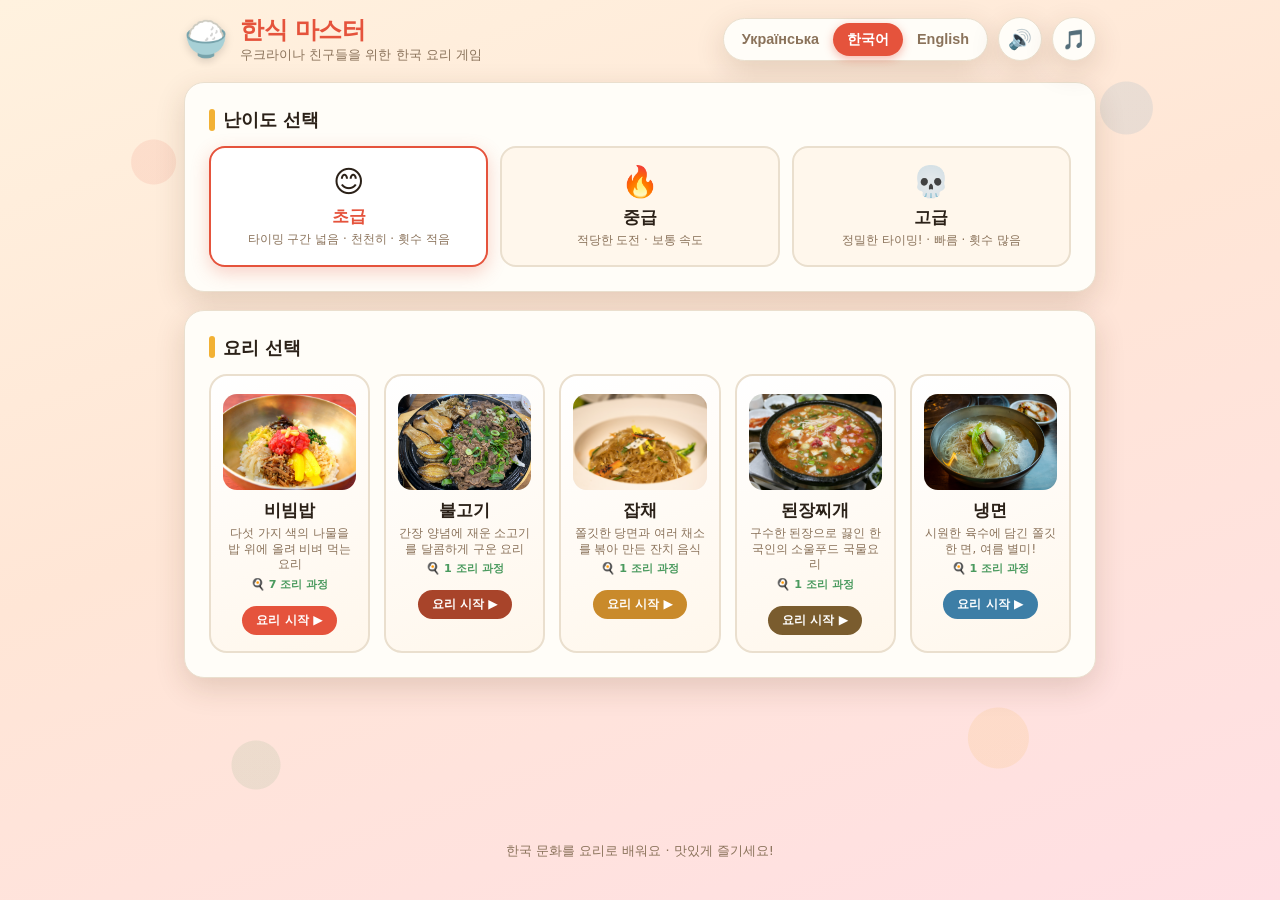
<file: index.html>
<!DOCTYPE html>
<html lang="ko">
<head>
  <meta charset="UTF-8" />
  <meta name="viewport" content="width=device-width, initial-scale=1.0, maximum-scale=1.0, user-scalable=no" />
  <title>한식 마스터 · Korean Kitchen Master</title>
  <meta name="description" content="우크라이나 학생들을 위한 한식 요리 게임 — 비빔밥, 불고기, 잡채, 된장찌개, 냉면, 갈비찜" />
  <link rel="icon" href="data:image/svg+xml,%3Csvg xmlns='http://www.w3.org/2000/svg' viewBox='0 0 100 100'%3E%3Ctext y='.9em' font-size='90'%3E%F0%9F%8D%9A%3C/text%3E%3C/svg%3E" />
  <link rel="stylesheet" href="css/style.css" />
</head>
<body>
  <!-- 배경 장식 -->
  <div class="bg-decor" aria-hidden="true"></div>

  <div id="app">

    <!-- 상단 바 -->
    <header class="topbar">
      <div class="brand" id="brandHome" role="button" tabindex="0">
        <span class="brand-icon">🍚</span>
        <div class="brand-text">
          <span class="brand-title" data-i18n="appTitle">한식 마스터</span>
          <span class="brand-sub" data-i18n="appSubtitle"></span>
        </div>
      </div>
      <div class="topbar-controls">
        <div class="lang-switch" id="langSwitch"></div>
        <button class="icon-btn" id="soundBtn" title="Sound">🔊</button>
      </div>
    </header>

    <!-- ============ 화면 1: 홈 / 설정 ============ -->
    <main class="screen active" id="screen-home">
      <section class="panel">
        <h2 class="panel-h" data-i18n="chooseDifficulty">난이도 선택</h2>
        <div class="difficulty-grid" id="difficultyGrid"></div>
      </section>

      <section class="panel">
        <h2 class="panel-h" data-i18n="chooseDish">요리 선택</h2>
        <div class="dish-grid" id="dishGrid"></div>
      </section>
    </main>

    <!-- ============ 화면 2: 게임 ============ -->
    <main class="screen" id="screen-game">
      <div class="game-hud">
        <button class="hud-btn" id="quitBtn">⬅ <span data-i18n="backToMenu">메뉴로</span></button>
        <div class="hud-dish">
          <span class="hud-dish-emoji" id="cookDishEmoji">🍲</span>
          <span class="hud-dish-name" id="cookDishName"></span>
        </div>
        <div class="hud-stat">
          <span class="hud-label" data-i18n="score">점수</span>
          <span class="hud-value" id="hudScore">0</span>
        </div>
      </div>

      <!-- 단계 표시 (조리 과정 점) -->
      <div class="stage-track" id="stageTrack"></div>

      <!-- 단계 안내 -->
      <div class="stage-head">
        <span class="stage-badge" id="stageBadge">1/6</span>
        <span class="stage-action" id="stageAction"></span>
        <p class="stage-tip" id="stageTip"></p>
      </div>

      <!-- 미니게임이 렌더링되는 영역 -->
      <div class="stage-area" id="stageArea"></div>

      <div class="feedback" id="feedback"></div>
    </main>

    <!-- ============ 화면 3: 결과 ============ -->
    <main class="screen" id="screen-result">
      <div class="result-card">
        <div class="result-emoji" id="resultEmoji">🏆</div>
        <h2 class="result-title" id="resultTitle"></h2>
        <div class="result-dish" id="resultDish"></div>

        <div class="result-stats">
          <div class="rstat"><span class="rstat-v" id="rScore">0</span><span class="rstat-l" data-i18n="score">점수</span></div>
          <div class="rstat"><span class="rstat-v" id="rAcc">0%</span><span class="rstat-l" data-i18n="accuracy">숙련도</span></div>
        </div>

        <div class="stars" id="resultStars"></div>

        <div class="culture-box">
          <div class="culture-h" data-i18n="culturalNote">🇰🇷 한국 문화 이야기</div>
          <p class="culture-text" id="cultureText"></p>
        </div>

        <div class="result-actions">
          <button class="btn btn-primary" id="againBtn" data-i18n="playAgain">다시 하기</button>
          <button class="btn btn-ghost" id="nextBtn" data-i18n="nextDish">다른 요리 하기</button>
        </div>
      </div>
    </main>

    <footer class="footer" data-i18n="footer"></footer>
  </div>

  <!-- 큰 안내 오버레이 (레시피 미리보기 / 카운트다운) -->
  <div class="overlay" id="overlay">
    <div class="overlay-inner">
      <div class="overlay-big" id="overlayBig"></div>
      <div class="overlay-msg" id="overlayMsg"></div>
    </div>
  </div>

  <script src="js/fx.js"></script>
  <script src="js/i18n.js"></script>
  <script src="js/dishes.js"></script>
  <script src="js/engines.js"></script>
  <script src="js/game.js"></script>
</body>
</html>
</file>
<file: css/style.css>
/* =========================================================
 * 한식 마스터 — style.css
 *  단청(한국 전통 색) 팔레트 기반의 밝고 경쾌한 게임 UI
 * ======================================================= */
:root {
  --red:    #e5533c;   /* 단청 적 */
  --blue:   #2f7fb0;   /* 단청 청 */
  --green:  #4a9a5e;
  --yellow: #f2b134;
  --ink:    #2b2118;
  --cream:  #fff7ec;
  --paper:  #fffdf8;
  --line:   #eadfce;
  --shadow: 0 10px 30px rgba(80, 50, 20, .16);
  --radius: 20px;
  font-size: 16px;
}

* { box-sizing: border-box; margin: 0; padding: 0; }

html, body { height: 100%; }

body {
  font-family: "Segoe UI", "Malgun Gothic", "Apple SD Gothic Neo", system-ui, sans-serif;
  color: var(--ink);
  background: linear-gradient(160deg, #fff2df 0%, #ffe6d6 45%, #ffdfe4 100%);
  min-height: 100dvh;
  overflow-x: hidden;
  -webkit-tap-highlight-color: transparent;
}

/* 배경 장식 (은은한 문양) */
.bg-decor {
  position: fixed; inset: 0; z-index: 0; pointer-events: none;
  background-image:
    radial-gradient(circle at 12% 18%, rgba(229,83,60,.10) 0 22px, transparent 23px),
    radial-gradient(circle at 88% 12%, rgba(47,127,176,.10) 0 26px, transparent 27px),
    radial-gradient(circle at 78% 82%, rgba(242,177,52,.12) 0 30px, transparent 31px),
    radial-gradient(circle at 20% 85%, rgba(74,154,94,.10) 0 24px, transparent 25px);
  background-repeat: no-repeat;
}

#app {
  position: relative; z-index: 1;
  max-width: 960px; margin: 0 auto;
  padding: 14px clamp(12px, 3vw, 24px) 40px;
  display: flex; flex-direction: column; min-height: 100dvh;
}

/* ---------------- 상단 바 ---------------- */
.topbar {
  display: flex; align-items: center; justify-content: space-between;
  gap: 12px; margin-bottom: 18px; flex-wrap: wrap;
}
.brand { display: flex; align-items: center; gap: 12px; cursor: pointer; user-select: none; }
.brand-icon {
  font-size: 2.2rem; line-height: 1;
  filter: drop-shadow(0 3px 4px rgba(0,0,0,.15));
  animation: bob 3s ease-in-out infinite;
}
@keyframes bob { 0%,100%{transform:translateY(0)} 50%{transform:translateY(-5px)} }
.brand-text { display: flex; flex-direction: column; }
.brand-title { font-size: 1.5rem; font-weight: 800; color: var(--red); letter-spacing: -.5px; }
.brand-sub { font-size: .82rem; color: #8a725a; }

.topbar-controls { display: flex; align-items: center; gap: 10px; }
.lang-switch { display: flex; background: var(--paper); border-radius: 999px; padding: 4px; box-shadow: var(--shadow); border: 1px solid var(--line); }
.lang-btn {
  border: none; background: transparent; cursor: pointer;
  padding: 7px 14px; border-radius: 999px; font-size: .9rem; font-weight: 700;
  color: #8a725a; transition: .18s; white-space: nowrap;
}
.lang-btn.active { background: var(--red); color: #fff; box-shadow: 0 3px 10px rgba(229,83,60,.4); }

.icon-btn {
  border: 1px solid var(--line); background: var(--paper); cursor: pointer;
  width: 44px; height: 44px; border-radius: 50%; font-size: 1.2rem;
  box-shadow: var(--shadow); transition: transform .15s;
}
.icon-btn:active { transform: scale(.9); }
.icon-btn.bgm-off { opacity: .55; }

/* 배경음악 버튼 + 음량 팝오버 */
.bgm-wrap { position: relative; }
.bgm-pop {
  position: absolute; top: calc(100% + 8px); right: 0; z-index: 40;
  display: none; align-items: center; gap: 8px;
  background: var(--paper); border: 1px solid var(--line); border-radius: 14px;
  padding: 10px 12px; box-shadow: var(--shadow); white-space: nowrap;
}
.bgm-pop.show { display: flex; animation: fadeUp .18s ease; }
.bgm-pop-icon { font-size: 1.1rem; }
.bgm-pop input[type="range"] {
  -webkit-appearance: none; appearance: none; width: 110px; height: 6px;
  border-radius: 999px; background: var(--line); outline: none; cursor: pointer;
}
.bgm-pop input[type="range"]::-webkit-slider-thumb {
  -webkit-appearance: none; appearance: none; width: 18px; height: 18px; border-radius: 50%;
  background: var(--red); cursor: pointer; box-shadow: 0 2px 5px rgba(0,0,0,.25);
}
.bgm-pop input[type="range"]::-moz-range-thumb {
  width: 18px; height: 18px; border: none; border-radius: 50%; background: var(--red); cursor: pointer;
}
.bgm-vol-txt { font-size: .8rem; font-weight: 700; color: #8a725a; width: 26px; text-align: right; }

/* ---------------- 화면 전환 ---------------- */
.screen { display: none; flex: 1; animation: fadeUp .4s ease; }
.screen.active { display: flex; flex-direction: column; }
@keyframes fadeUp { from { opacity: 0; transform: translateY(14px); } to { opacity: 1; transform: none; } }

/* ---------------- 패널 ---------------- */
.panel {
  background: var(--paper); border-radius: var(--radius); box-shadow: var(--shadow);
  border: 1px solid var(--line); padding: clamp(16px, 3vw, 24px); margin-bottom: 18px;
}
.panel-h { font-size: 1.15rem; margin-bottom: 14px; color: var(--ink); display: flex; align-items: center; gap: 8px; }
.panel-h::before { content: ""; width: 6px; height: 22px; border-radius: 3px; background: var(--yellow); }

/* 난이도 */
.difficulty-grid { display: grid; grid-template-columns: repeat(3, 1fr); gap: 12px; }
.diff-card {
  border: 2px solid var(--line); background: var(--cream); border-radius: 16px;
  padding: 16px 12px; cursor: pointer; text-align: center; transition: .18s; position: relative;
}
.diff-card:hover { transform: translateY(-3px); box-shadow: var(--shadow); }
.diff-card.active { border-color: var(--red); background: #fff; box-shadow: 0 6px 18px rgba(229,83,60,.25); }
.diff-emoji { font-size: 1.9rem; }
.diff-name { font-weight: 800; margin: 6px 0 4px; font-size: 1.05rem; }
.diff-desc { font-size: .74rem; color: #8a725a; line-height: 1.35; }
.diff-card.active .diff-name { color: var(--red); }

/* 요리 그리드 */
.dish-grid { display: grid; grid-template-columns: repeat(auto-fill, minmax(140px, 1fr)); gap: 14px; }
.dish-card {
  border: 2px solid var(--line); background: linear-gradient(160deg, #fff, var(--cream));
  border-radius: 18px; padding: 18px 12px 16px; cursor: pointer; text-align: center;
  transition: .2s; position: relative; overflow: hidden;
}
.dish-card::after {
  content: ""; position: absolute; inset: 0; border-radius: 18px;
  box-shadow: inset 0 0 0 0 transparent; transition: .2s;
}
.dish-card:hover { transform: translateY(-4px) scale(1.02); box-shadow: var(--shadow); }
.dish-card:hover::after { box-shadow: inset 0 0 0 3px var(--dish-color, var(--red)); }
.dish-emoji { font-size: 2.6rem; filter: drop-shadow(0 4px 5px rgba(0,0,0,.12)); }
.dish-photo { width: 100%; height: 96px; border-radius: 14px; overflow: hidden; box-shadow: inset 0 0 0 1px rgba(0,0,0,.05); }
.dish-photo img { width: 100%; height: 100%; object-fit: cover; display: block; }
.dish-name { font-weight: 800; margin: 8px 0 4px; font-size: 1.08rem; }
.dish-tag { font-size: .72rem; color: #8a725a; line-height: 1.35; min-height: 2.6em; }
.dish-play {
  margin-top: 10px; display: inline-block; background: var(--dish-color, var(--red)); color: #fff;
  font-size: .78rem; font-weight: 700; padding: 6px 14px; border-radius: 999px;
}

/* ---------------- 게임 HUD ---------------- */
.game-hud {
  display: flex; align-items: center; gap: 10px; margin-bottom: 8px;
  background: var(--paper); border: 1px solid var(--line); border-radius: 16px;
  padding: 8px 12px; box-shadow: var(--shadow);
}
.hud-btn {
  border: none; background: var(--cream); border: 1px solid var(--line);
  padding: 8px 12px; border-radius: 12px; cursor: pointer; font-weight: 700; font-size: .85rem;
  color: var(--ink); white-space: nowrap;
}
.hud-btn:active { transform: scale(.95); }
.hud-dish { display: flex; align-items: center; gap: 8px; flex: 1; }
.hud-dish-emoji { font-size: 1.6rem; }
.hud-dish-name { font-weight: 800; font-size: 1.05rem; }
.hud-stat { display: flex; flex-direction: column; align-items: center; }
.hud-label { font-size: .68rem; color: #8a725a; text-transform: uppercase; letter-spacing: .5px; }
.hud-value { font-size: 1.25rem; font-weight: 800; color: var(--red); }

/* ---------------- 단계 표시 (조리 과정 점) ---------------- */
.stage-track { display: flex; gap: 6px; justify-content: center; flex-wrap: wrap; margin-bottom: 12px; }
.stage-dot {
  width: 38px; height: 38px; border-radius: 50%; display: grid; place-items: center;
  background: var(--paper); border: 2px solid var(--line); font-size: 1rem; transition: .25s;
  position: relative; opacity: .55;
}
.stage-dot.current { opacity: 1; border-color: var(--red); transform: scale(1.15); box-shadow: 0 4px 12px rgba(229,83,60,.3); }
.stage-dot.done { opacity: 1; border-color: var(--green); background: #eaf6ec; }
.stage-dot.done::after { content: "✓"; position: absolute; right: -3px; top: -3px; background: var(--green); color: #fff; font-size: .6rem; width: 15px; height: 15px; border-radius: 50%; display: grid; place-items: center; }

/* ---------------- 단계 안내 ---------------- */
.stage-head { text-align: center; margin-bottom: 12px; }
.stage-badge {
  display: inline-block; background: var(--yellow); color: var(--ink); font-weight: 800;
  padding: 3px 12px; border-radius: 999px; font-size: .82rem; vertical-align: middle;
}
.stage-action { font-size: 1.3rem; font-weight: 800; margin-left: 8px; color: var(--ink); vertical-align: middle; }
.stage-tip { font-size: .9rem; color: #8a725a; margin-top: 6px; line-height: 1.45; }

/* ---------------- 단계 영역 공통 ---------------- */
.stage-area {
  background: var(--paper); border: 1px solid var(--line); border-radius: var(--radius);
  box-shadow: var(--shadow); padding: clamp(14px, 3vw, 24px); min-height: 320px;
  display: flex; flex-direction: column; align-items: center; justify-content: center;
  user-select: none; -webkit-user-select: none;
}
.stage-area img { -webkit-user-drag: none; user-select: none; pointer-events: none; }
.feedback { height: 30px; margin-top: 8px; font-weight: 800; font-size: 1.05rem; display: flex; align-items: center; justify-content: center; text-align: center; }
.feedback.ok { color: var(--green); animation: pop .3s; }
.feedback.bad { color: var(--red); animation: shake .35s; }
@keyframes pop { 0%{transform:scale(.5)} 60%{transform:scale(1.25)} 100%{transform:scale(1)} }
@keyframes shake { 0%,100%{transform:translateX(0)} 25%{transform:translateX(-7px)} 75%{transform:translateX(7px)} }

/* 화면 흔들림(타격감) */
.fx-shake { animation: fxShake .38s cubic-bezier(.36,.07,.19,.97); }
@keyframes fxShake {
  10%,90%{ transform: translate(calc(-1px*var(--shk,1)),0) }
  20%,80%{ transform: translate(calc(2px*var(--shk,1)),0) }
  30%,50%,70%{ transform: translate(calc(-4px*var(--shk,1)),calc(1px*var(--shk,1))) }
  40%,60%{ transform: translate(calc(4px*var(--shk,1)),calc(-1px*var(--shk,1))) }
}

/* 큰 탭 버튼 */
.tap-btn {
  border: none; cursor: pointer; background: var(--red); color: #fff; font-weight: 800;
  padding: 14px 28px; border-radius: 16px; font-size: 1.05rem; margin-top: 16px;
  box-shadow: 0 6px 16px rgba(229,83,60,.35); transition: transform .1s; user-select: none;
}
.tap-btn:active { transform: scale(.93); }
.tap-btn.big { padding: 18px 40px; font-size: 1.2rem; }
.done-btn { background: var(--green); box-shadow: 0 6px 16px rgba(74,154,94,.4); }

/* 재료 타일 (고르기·담기 공용) */
.ingredient {
  border: 2px solid var(--line); background: var(--paper); border-radius: 16px;
  padding: 12px 6px 10px; cursor: pointer; text-align: center; transition: .14s;
  box-shadow: 0 3px 8px rgba(80,50,20,.08); user-select: none;
}
.ingredient:hover { transform: translateY(-3px); border-color: var(--yellow); }
.ingredient:active { transform: scale(.92); }
.ingredient.used { opacity: .3; pointer-events: none; filter: grayscale(.6); }
.ingredient.flash-bad { animation: flashBad .4s; border-color: var(--red); }
@keyframes flashBad { 0%{background:#fbe5e0; transform:translateX(-4px)} 50%{transform:translateX(4px)} 100%{background:var(--paper); transform:none} }
.ing-emoji { font-size: 1.9rem; line-height: 1; }
.ing-name { font-size: .74rem; font-weight: 700; margin-top: 5px; color: var(--ink); line-height: 1.2; }

/* 게이지·미터 */
.meter { width: 100%; max-width: 340px; margin: 8px 0; }
.meter-label { display: flex; justify-content: space-between; font-size: .8rem; font-weight: 700; margin-bottom: 4px; color: #8a725a; }
.meter-track { height: 16px; background: #f0e4d2; border-radius: 999px; overflow: hidden; box-shadow: inset 0 1px 3px rgba(0,0,0,.15); }
.meter-fill { height: 100%; width: 0%; border-radius: 999px; transition: width .08s linear; }

/* 튀는 이펙트 */
.fx-bit { position: absolute; font-size: 1.2rem; pointer-events: none; animation: fxfly .6s ease-out forwards; }
@keyframes fxfly { 0%{transform:translate(0,0) scale(.6); opacity:1} 100%{transform:translate(var(--tx,0),-50px) scale(1.2); opacity:0} }

/* ===== 재료 고르기 ===== */
.select-wrap { width: 100%; display: grid; grid-template-columns: 200px 1fr; grid-template-areas: "check market" "basket market"; gap: 14px; align-items: start; }
@media (max-width: 620px){ .select-wrap { grid-template-columns: 1fr; grid-template-areas: "check" "market" "basket"; } }
.checklist { grid-area: check; background: var(--cream); border: 1px solid var(--line); border-radius: 14px; padding: 12px; }
.checklist-h { font-weight: 800; font-size: .88rem; margin-bottom: 8px; }
.checklist-items { display: flex; flex-direction: column; gap: 5px; }
.cl-item { display: flex; align-items: center; gap: 6px; font-size: .84rem; padding: 3px 4px; border-radius: 8px; }
.cl-item.done { color: var(--green); text-decoration: line-through; background: #eaf6ec; }
.cl-check { font-size: .9rem; }
.basket { grid-area: basket; font-size: 2rem; text-align: center; }
.basket-count { display: block; font-size: .9rem; font-weight: 800; color: var(--red); }
.basket.pop { animation: pop .3s; }
.market { grid-area: market; display: grid; grid-template-columns: repeat(auto-fill, minmax(80px,1fr)); gap: 10px; }

/* 썰기 제한시간 바 */
.chop-timer {
  position: relative; width: 100%; max-width: 400px; height: 20px; margin-bottom: 12px;
  background: #f0e4d2; border-radius: 999px; overflow: hidden; box-shadow: inset 0 1px 3px rgba(0,0,0,.15);
}
.chop-timer.wide { max-width: 680px; }
.chop-timer-fill {
  height: 100%; width: 100%; border-radius: 999px; transition: width .12s linear, background .3s;
  background: linear-gradient(90deg, var(--green), var(--yellow));
}
.chop-timer-fill.warn { background: linear-gradient(90deg, var(--yellow), var(--red)); }
.chop-timer-fill.danger { background: var(--red); animation: pulseBar .5s infinite; }
@keyframes pulseBar { 0%,100%{opacity:1} 50%{opacity:.55} }
.chop-timer-txt {
  position: absolute; inset: 0; display: flex; align-items: center; justify-content: center;
  font-size: .8rem; font-weight: 800; color: var(--ink); text-shadow: 0 1px 2px rgba(255,255,255,.6);
}

/* 손질 재료 진행 표시(여러 재료 순서대로) */
.prep-progress { display: flex; gap: 6px; justify-content: center; flex-wrap: wrap; margin-bottom: 10px; }
.prep-chip {
  width: 34px; height: 34px; border-radius: 50%; display: grid; place-items: center;
  font-size: .95rem; background: var(--cream); border: 2px solid var(--line); opacity: .5; transition: .2s;
}
.prep-chip.current { opacity: 1; border-color: var(--red); transform: scale(1.15); box-shadow: 0 3px 10px rgba(229,83,60,.3); }
.prep-chip.done { opacity: 1; border-color: var(--green); background: #eaf6ec; }

/* ===== 썰기 (Canvas 자유 절단) ===== */
.chop-wrap { width: 100%; max-width: 440px; display: flex; flex-direction: column; align-items: center; }
.chop-holder {
  position: relative; width: 100%; max-width: 400px; height: 230px;
  background:
    repeating-linear-gradient(91deg, rgba(120,70,20,.06) 0 2px, transparent 2px 30px),
    linear-gradient(160deg,#e6ba78,#cf9f56);
  border-radius: 18px;
  box-shadow: inset 0 -8px 16px rgba(0,0,0,.16), inset 0 0 0 6px rgba(255,255,255,.14), var(--shadow);
  overflow: hidden; touch-action: none; cursor: none;
}
.chop-holder canvas { position: absolute; inset: 0; width: 100%; height: 100%; }
.knife-cursor {
  position: absolute; font-size: 2.4rem; pointer-events: none; transform: translate(-50%,-78%);
  transition: opacity .15s; filter: drop-shadow(0 3px 3px rgba(0,0,0,.3)); z-index: 5;
}
.knife-cursor.hide { opacity: 0; }
.knife-cursor.chop { animation: knifeChop .2s ease; }
@keyframes knifeChop { 0%{ transform: translate(-50%,-78%) rotate(0) } 45%{ transform: translate(-50%,-40%) rotate(-14deg) } 100%{ transform: translate(-50%,-78%) rotate(0) } }
.slice-tray { position: absolute; bottom: 8px; left: 0; right: 0; display: flex; justify-content: center; gap: 4px; flex-wrap: wrap; }
.slice-pc { font-size: 1.3rem; animation: sliceFly .5s ease; transform: rotate(var(--rot,0)); }
@keyframes sliceFly { 0%{ transform: translateY(-40px) scale(.6) rotate(var(--rot,0)); opacity:0 } 100%{ transform: rotate(var(--rot,0)); opacity:1 } }
.chop-count { font-weight: 800; margin-top: 14px; color: var(--ink); font-size: 1.1rem; }

/* ===== 다지기 (직접 두드리기) ===== */
.mash-wrap { width: 100%; max-width: 380px; display: flex; flex-direction: column; align-items: center; }
.mash-vessel { position: relative; width: 160px; height: 160px; border-radius: 50%; background: radial-gradient(circle at 40% 35%, #6b4a2a, #3c2a18); display: grid; place-items: center; box-shadow: inset 0 6px 14px rgba(0,0,0,.4), var(--shadow); cursor: pointer; touch-action: none; }
.mash-vessel.shake { animation: shake .12s; }
.mash-emoji { font-size: 3.4rem; }
.mash-fx { position: absolute; inset: 0; pointer-events: none; }

/* ===== 볶기·버무리기·헹구기 (원을 그리며 젓기) ===== */
.stir-wrap { width: 100%; max-width: 420px; display: flex; flex-direction: column; align-items: center; }
.stir-pan {
  position: relative; width: 260px; height: 260px; border-radius: 50%;
  background: radial-gradient(circle at 42% 38%, #55555e, #2a2a30 70%);
  box-shadow: inset 0 8px 18px rgba(0,0,0,.5), var(--shadow);
  overflow: hidden; touch-action: none; cursor: none; margin-bottom: 10px;
}
.stir-food { position: absolute; inset: 0; transition: transform .05s linear; z-index: 2; }
.stir-piece { position: absolute; width: 66px; height: 66px; transform: translate(-50%, calc(-50% + var(--jig, 0px))); transition: transform .12s ease; }
.stir-piece .ing-visual { width: 66px; height: 66px; font-size: 2.7rem; filter: drop-shadow(0 2px 4px rgba(0,0,0,.4)); }
.stir-coat { position: absolute; inset: 0; border-radius: 50%; opacity: 0; transition: opacity .2s; pointer-events: none; z-index: 3; }
.stir-splash { position: absolute; inset: 0; pointer-events: none; z-index: 3; }
.splash-bit { position: absolute; width: 8px; height: 8px; border-radius: 50%; transform: translate(-50%,-50%); animation: splashFly .45s ease-out forwards; }
@keyframes splashFly { 0%{ transform: translate(-50%,-50%) scale(.4); opacity:1 } 100%{ transform: translate(calc(-50% + var(--sx,0)), calc(-50% + var(--sy,0))) scale(1.1); opacity:0 } }
.stir-spoon { position: absolute; font-size: 2.6rem; pointer-events: none; transform: translate(-50%,-50%); z-index: 5; filter: drop-shadow(0 3px 3px rgba(0,0,0,.4)); left: 50%; top: 50%; }
.stir-spoon.grab { scale: 1.15; }
.stir-hint { position: absolute; left: 50%; top: 50%; transform: translate(-50%,-50%); font-size: 3rem; color: rgba(255,255,255,.4); animation: spin 2s linear infinite; pointer-events: none; }
@keyframes spin { to { transform: translate(-50%,-50%) rotate(360deg); } }

/* 불 세기 노브 */
.heat-knob { display: flex; gap: 8px; margin-bottom: 12px; }
.heat-knob button {
  border: 2px solid var(--line); background: var(--paper); border-radius: 12px; cursor: pointer;
  padding: 7px 12px; font-size: .8rem; font-weight: 700; color: #8a725a; transition: .15s;
  display: flex; flex-direction: column; align-items: center; gap: 2px; line-height: 1.1;
}
.heat-knob button.on { border-color: var(--red); color: var(--red); background: #fff5f2; box-shadow: 0 3px 10px rgba(229,83,60,.25); transform: translateY(-2px); }
/* 팬 아래 불꽃 */
.pan-flames { position: absolute; inset: 0; pointer-events: none; opacity: .4; border-radius: 50%;
  background: radial-gradient(ellipse at 50% 118%, rgba(255,150,40,calc(.5*var(--heat,1))) 0%, rgba(229,83,60,.3) 30%, transparent 55%);
  animation: flick .3s ease-in-out infinite alternate; }
@keyframes flick { from { opacity: .35; } to { opacity: .7; } }
.stir-pan.hot { box-shadow: inset 0 8px 18px rgba(0,0,0,.5), 0 0 calc(20px*var(--heat,1)) rgba(255,120,40,.5), var(--shadow); }

/* ===== 게이지 (끓이기 등) ===== */
.gauge-wrap { display: flex; align-items: flex-end; gap: 24px; }
.pot-big { position: relative; width: 190px; height: 155px; background: linear-gradient(180deg,#4a4a52,#2a2a30); border-radius: 14px 14px 50px 50px / 14px 14px 34px 34px; display: grid; place-items: center; box-shadow: var(--shadow); cursor: pointer; overflow: hidden; }
.pot-food { font-size: 3rem; z-index: 2; animation: bob 2s ease-in-out infinite; display: grid; place-items: center; }
.pot-food .ing-visual { width: 104px; height: 104px; font-size: 3.6rem; filter: drop-shadow(0 3px 5px rgba(0,0,0,.45)); }
.bubbles { position: absolute; inset: 0; pointer-events: none; }
.bubble { position: absolute; bottom: 10%; border-radius: 50%; background: rgba(255,255,255,.5); animation: bubbleUp 1.4s ease-in forwards; }
@keyframes bubbleUp { 0%{ transform: translateY(0) scale(.5); opacity:.7 } 100%{ transform: translateY(-90px) scale(1); opacity:0 } }
.gauge { position: relative; width: 40px; height: 220px; background: #f0e4d2; border-radius: 12px; box-shadow: inset 0 2px 6px rgba(0,0,0,.2); overflow: hidden; }
.gauge-green { position: absolute; left: 0; right: 0; background: rgba(74,154,94,.45); border-top: 2px solid var(--green); border-bottom: 2px solid var(--green); }
.gauge-fill { position: absolute; left: 0; right: 0; bottom: 0; height: 0%; background: linear-gradient(0deg,#e5533c,#f2b134); transition: height .06s linear; }
.gauge-arrow { position: absolute; right: -4px; font-size: 1rem; color: var(--red); transform: translateY(50%); transition: bottom .06s linear; }
.gauge-arrow.in-green { color: var(--green); animation: pop .3s; }

/* ===== 굽기 ===== */
.grill-wrap { width: 100%; display: flex; flex-direction: column; align-items: center; }
.grill { display: flex; gap: 14px; flex-wrap: wrap; justify-content: center; padding: 20px 24px; background: repeating-linear-gradient(90deg,#3a3a3a 0 8px,#222 8px 16px); border-radius: 16px; box-shadow: inset 0 4px 10px rgba(0,0,0,.5), var(--shadow); }
.meat { border: none; cursor: pointer; font-size: 2.6rem; width: 64px; height: 64px; border-radius: 12px; transition: .2s; display: grid; place-items: center; }
.meat.raw { background: rgba(255,150,150,.25); }
.meat.ready { background: rgba(242,177,52,.55); box-shadow: 0 0 14px rgba(242,177,52,.8); animation: readyPulse .6s infinite; }
.meat.warn { background: rgba(229,83,60,.5); }
.meat.served { opacity: .55; cursor: default; }
.meat.served.burnt { background: rgba(0,0,0,.5); }
@keyframes readyPulse { 0%,100%{transform:scale(1)} 50%{transform:scale(1.08)} }
.grill-count { font-weight: 800; margin-top: 12px; }

/* ===== 양념하기 ===== */
.season-wrap { width: 100%; display: flex; flex-direction: column; align-items: center; gap: 14px; }
.season-bowl { position: relative; font-size: 3.6rem; }
.season-bowl.pour { animation: pop .3s; }
.season-added { position: absolute; inset: 0; display: flex; align-items: center; justify-content: center; }
.added-pc { position: absolute; font-size: 1.1rem; animation: drop .4s; }
@keyframes drop { 0%{ transform: translateY(-30px); opacity:0 } 100%{ transform:none; opacity:1 } }
.season-order { font-size: .82rem; color: #8a725a; text-align: center; font-weight: 700; }
.so-step { white-space: nowrap; }
.season-tray { display: flex; gap: 12px; flex-wrap: wrap; justify-content: center; }
.sauce { border: 2px solid var(--line); background: var(--paper); border-radius: 14px; padding: 12px 14px; cursor: pointer; display: flex; flex-direction: column; align-items: center; gap: 4px; transition: .14s; }
.sauce:active { transform: scale(.92); }
.sauce.used { opacity: .35; pointer-events: none; }
.sauce.flash-bad { animation: flashBad .4s; border-color: var(--red); }
.sauce-emoji { font-size: 2rem; }
.sauce-name { font-size: .74rem; font-weight: 700; }

/* ===== 재료 사진/이모지 공용 요소 ===== */
.ing-visual { display: inline-flex; align-items: center; justify-content: center; width: 48px; height: 48px; font-size: 2rem; line-height: 1; }
.ing-visual img { max-width: 100%; max-height: 100%; width: 100%; height: 100%; object-fit: contain; display: block; }
/* 익은 재료 표현 (담기 단계에서 앞서 조리된 재료) */
.ing-visual.cooked-fry img   { filter: sepia(.5) saturate(1.35) brightness(.8) contrast(1.1); }
.ing-visual.cooked-grill img { filter: sepia(.7) saturate(1.25) brightness(.6) contrast(1.3); }
.ing-visual.cooked-boil img  { filter: sepia(.25) saturate(.85) brightness(.97) contrast(1.05); }
.ing-visual.cooked.is-emoji  { filter: sepia(.5) saturate(1.25) brightness(.82); }
.ingredient .ing-emoji { display: flex; align-items: center; justify-content: center; height: 50px; }
.ingredient .ing-emoji .ing-visual { width: 48px; height: 48px; }

/* ===== 찌개/전골 (된장 국에 재료 넣고 끓이기) ===== */
.stew-wrap { width: 100%; max-width: 460px; display: flex; flex-direction: column; align-items: center; gap: 14px; }
.stew-main { display: flex; align-items: flex-end; gap: 24px; }
.stew-pot {
  position: relative; width: 240px; height: 180px;
  background: radial-gradient(ellipse at 50% 32%, #c05a2e, #8f3c1f 68%, #6e2d17 100%);
  border: 7px solid #4a4a52; border-radius: 18px 18px 70px 70px / 18px 18px 52px 52px;
  box-shadow: inset 0 8px 22px rgba(0,0,0,.45), inset 0 -6px 14px rgba(0,0,0,.35), var(--shadow);
  overflow: hidden; cursor: pointer; touch-action: none;
}
.stew-pot.drop-ready { box-shadow: inset 0 8px 22px rgba(0,0,0,.45), 0 0 0 4px var(--green), var(--shadow); }
.stew-pot.boiling { animation: stewBoil 1.6s ease-in-out infinite; }
@keyframes stewBoil { 0%,100%{ filter: brightness(1) } 50%{ filter: brightness(1.08) } }
.stew-surface { position: absolute; left: 6px; right: 6px; top: 8px; height: 30px; border-radius: 50%; background: radial-gradient(ellipse, rgba(255,220,180,.25), transparent 70%); }
.stew-items { position: absolute; inset: 0; }
.stew-pc { position: absolute; width: 54px; height: 54px; transform: translate(-50%,-50%); animation: stewDrop .45s ease; filter: drop-shadow(0 3px 4px rgba(0,0,0,.4)); }
.stew-pc .ing-visual { width: 54px; height: 54px; }
@keyframes stewDrop { 0%{ transform: translate(-50%,-160%) scale(1.3); opacity: 0 } 60%{ opacity: 1 } 100%{ transform: translate(-50%,-50%); opacity: 1 } }
.stew-hint { position: absolute; left: 50%; bottom: 10px; transform: translateX(-50%); font-size: 1.3rem; color: #ffe0b0; opacity: .7; animation: bob 1.4s ease-in-out infinite; }
.stew-pot.drop-ready .stew-hint { opacity: 1; }
.stew-gauge { align-self: flex-end; }

/* ===== 담기 / 그릇 조립 (재료를 그릇으로 드래그) ===== */
.plate-wrap { width: 100%; display: flex; flex-direction: column; align-items: center; gap: 16px; }
.bowl {
  position: relative; width: 230px; height: 230px; border-radius: 50%;
  background: radial-gradient(circle at 44% 40%, #fffdf9, #ece0cc 78%, #d8c6a8 100%);
  box-shadow: inset 0 6px 20px rgba(0,0,0,.14), inset 0 0 0 8px rgba(255,255,255,.5), var(--shadow);
  transition: .2s;
}
.bowl.pop { animation: pop .3s; }
.bowl.drop-ready { box-shadow: inset 0 6px 20px rgba(0,0,0,.14), 0 0 0 5px var(--green), var(--shadow); }
.bowl-slots, .bowl-layers { position: absolute; inset: 0; pointer-events: none; }
.bowl-slot {
  position: absolute; width: 52px; height: 52px; border-radius: 50%; transform: translate(-50%,-50%);
  border: 2px dashed rgba(140,114,90,.35); transition: .2s;
}
.bowl-slot.base { width: 150px; height: 150px; border-style: solid; border-color: rgba(140,114,90,.2); }
.bowl-slot.target { border-color: var(--green); background: rgba(74,154,94,.15); box-shadow: 0 0 12px rgba(74,154,94,.5); }
.plate-pc { position: absolute; width: 66px; height: 66px; transform: translate(-50%,-50%); animation: pop .35s; z-index: 2; filter: drop-shadow(0 3px 4px rgba(0,0,0,.2)); }
.plate-pc.base { width: 155px; height: 155px; z-index: 1; }
.plate-pc.is-emoji { font-size: 2.4rem; }
.plate-pc.base.is-emoji { font-size: 4.5rem; }
.bowl-hint { position: absolute; left: 50%; bottom: 10px; transform: translateX(-50%); font-size: 1.3rem; color: var(--green); opacity: .5; animation: bob 1.4s ease-in-out infinite; }
.bowl.drop-ready .bowl-hint { opacity: 1; }
.plate-tray { display: grid; grid-template-columns: repeat(auto-fill, minmax(78px,1fr)); gap: 10px; width: 100%; max-width: 420px; }
.plate-src { touch-action: none; }
.plate-src.dragging { opacity: .3; }
.drag-ghost {
  position: fixed; z-index: 100; width: 68px; height: 68px; font-size: 2.6rem; pointer-events: none;
  display: flex; align-items: center; justify-content: center;
  transform: translate(-50%,-50%) scale(1.15); filter: drop-shadow(0 6px 8px rgba(0,0,0,.35));
}
.drag-ghost .ing-visual { width: 64px; height: 64px; }

.dish-steps { display: block; font-size: .7rem; color: var(--green); font-weight: 700; margin: 4px 0; }

/* ---------------- 결과 화면 ---------------- */
#screen-result { align-items: center; justify-content: center; }
.result-card {
  background: var(--paper); border: 1px solid var(--line); border-radius: 24px; box-shadow: var(--shadow);
  padding: clamp(20px, 4vw, 34px); max-width: 520px; width: 100%; text-align: center;
}
.result-emoji { font-size: 3.4rem; animation: bob 2.4s ease-in-out infinite; }
.result-photo { position: relative; width: 160px; height: 120px; margin: 0 auto; border-radius: 16px; overflow: hidden; box-shadow: var(--shadow); }
.result-photo img { width: 100%; height: 100%; object-fit: cover; display: block; }
.result-badge { position: absolute; right: -6px; bottom: -6px; font-size: 2rem; filter: drop-shadow(0 2px 3px rgba(0,0,0,.3)); }
.result-title { font-size: 1.5rem; margin: 6px 0 2px; color: var(--red); }
.result-dish { font-size: 1rem; color: #8a725a; margin-bottom: 16px; }
.result-stats { display: flex; justify-content: center; gap: 12px; margin-bottom: 12px; }
.rstat { background: var(--cream); border: 1px solid var(--line); border-radius: 14px; padding: 10px 16px; min-width: 90px; }
.rstat-v { display: block; font-size: 1.5rem; font-weight: 800; color: var(--ink); }
.rstat-l { font-size: .72rem; color: #8a725a; text-transform: uppercase; letter-spacing: .5px; }
.stars { font-size: 2rem; margin: 6px 0 14px; letter-spacing: 6px; }
.star-off { opacity: .22; }

.culture-box { background: linear-gradient(160deg, #fff6ee, #fff0f0); border: 1px solid var(--line); border-radius: 16px; padding: 16px; text-align: left; margin-bottom: 18px; }
.culture-h { font-weight: 800; margin-bottom: 6px; color: var(--red); }
.culture-text { font-size: .9rem; line-height: 1.55; color: var(--ink); }

.result-actions { display: flex; gap: 10px; }
.btn { flex: 1; border: none; cursor: pointer; padding: 14px; border-radius: 14px; font-weight: 800; font-size: 1rem; transition: .15s; }
.btn:active { transform: scale(.96); }
.btn-primary { background: var(--red); color: #fff; box-shadow: 0 6px 16px rgba(229,83,60,.35); }
.btn-ghost { background: var(--cream); color: var(--ink); border: 1px solid var(--line); }

/* ---------------- 오버레이 ---------------- */
.overlay {
  position: fixed; inset: 0; z-index: 50; display: none;
  align-items: center; justify-content: center;
  background: rgba(40, 25, 12, .55); backdrop-filter: blur(3px);
}
.overlay.show { display: flex; animation: fadeUp .25s; }
.overlay-inner { text-align: center; color: #fff; }
.overlay-big { font-size: clamp(3rem, 18vw, 7rem); font-weight: 800; text-shadow: 0 6px 20px rgba(0,0,0,.4); animation: pop .4s; }
.overlay-msg { font-size: 1.3rem; font-weight: 700; margin-top: 6px; }

/* ---------------- 푸터 ---------------- */
.footer { text-align: center; font-size: .8rem; color: #8a725a; margin-top: auto; padding-top: 20px; }

/* 접근성: 키보드 포커스 */
.dish-card:focus-visible, .diff-card:focus-visible, .ingredient:focus-visible, .lang-btn:focus-visible, .btn:focus-visible {
  outline: 3px solid var(--blue); outline-offset: 2px;
}
</file>
